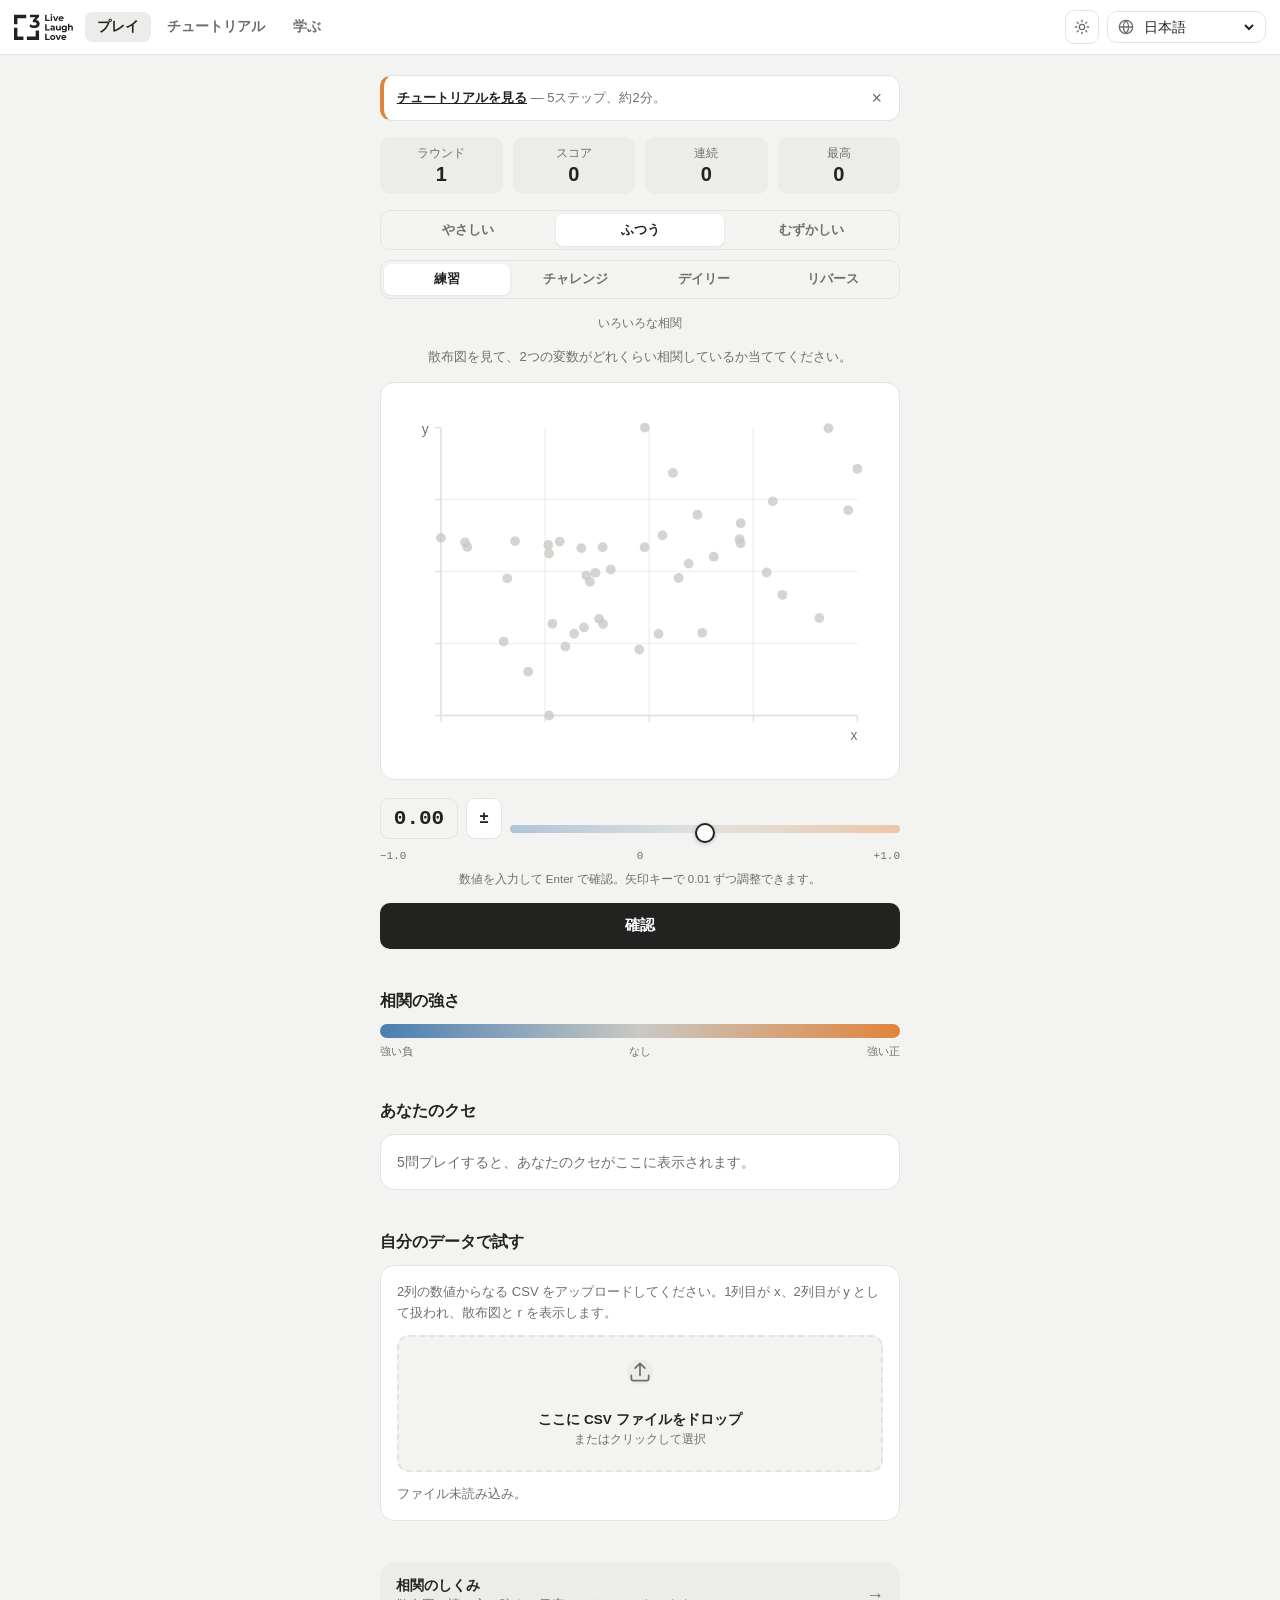
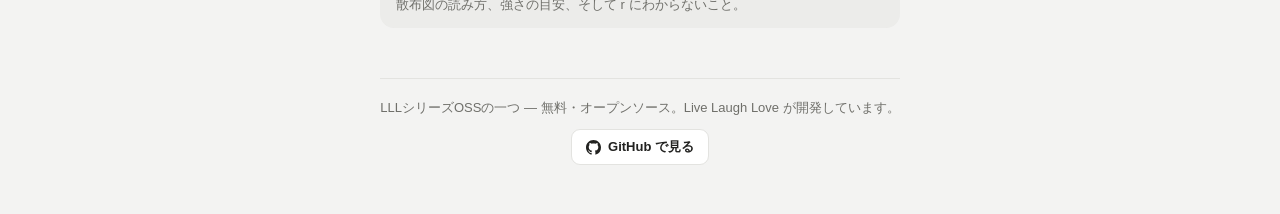
<file: index.html>
<!DOCTYPE html>
<html lang="ja">
<head>
<meta charset="utf-8">
<meta name="viewport" content="width=device-width, initial-scale=1, viewport-fit=cover">
<meta name="theme-color" content="#222220">
<link rel="icon" href="shared/favicon.svg">
<link rel="manifest" href="manifest.json">
<link rel="stylesheet" href="shared/brand.css">
<link rel="stylesheet" href="site.css">
<title>Guess the Correlation</title>
<style>
  /* ---------- scoreboard ---------- */
  .stats { display: flex; gap: 10px; }
  .stat { background: var(--accent-tint); border-radius: 10px; padding: 8px 12px; flex: 1; text-align: center; }
  .stat .k { font-size: 12px; color: var(--muted); }
  .stat .v { font-size: 20px; font-weight: 600; margin-top: 1px; font-variant-numeric: tabular-nums; }
  .instruction { font-size: 13px; color: var(--muted); text-align: center; margin: 0; }

  /* ---------- segmented controls ---------- */
  .picker-row { display:flex; gap:10px; flex-wrap:wrap; }
  .seg { display:flex; flex:1; min-width:150px; background:var(--bg); border:1px solid var(--border);
    border-radius:10px; padding:3px; gap:3px; transition:opacity .2s ease; }
  .seg button { flex:1; font-family:var(--sans); font-size:13px; font-weight:600; color:var(--muted);
    background:transparent; border:none; border-radius:7px; padding:7px 4px; cursor:pointer;
    transition: background .15s ease, color .15s ease; }
  .seg button:hover { color:var(--ink); }
  .seg button.on { background:var(--surface); color:var(--ink); box-shadow:0 1px 3px rgba(0,0,0,.08); }
  .seg button:focus-visible { outline:2px solid var(--accent); outline-offset:1px; }
  .seg.dim { opacity:.4; pointer-events:none; }
  #modeSeg { min-width:100%; }
  #modeSeg button { font-size:12.5px; }
  .diffhint { font-size:12px; color:var(--muted); text-align:center; margin:0; }

  /* ---------- timer ---------- */
  .timerbar { display:flex; align-items:center; gap:7px; background:var(--accent-tint); border-radius:10px; padding:9px 13px; }
  .timerbar .t-k { font-size:12px; color:var(--muted); }
  .timerbar .t-v { font-family:var(--mono); font-size:18px; font-weight:800; font-variant-numeric:tabular-nums; }
  .timerbar .t-u { font-size:12px; color:var(--muted); margin-right:4px; }
  .timerbar .t-track { flex:1; height:6px; background:var(--border); border-radius:999px; overflow:hidden; }
  .timerbar .t-fill { display:block; height:100%; width:100%; background:var(--accent); transition:width .95s linear; }
  .timerbar.low .t-fill { background:#d2691e; }
  .timerbar.low .t-v { color:#d2691e; animation:pulse .9s ease-in-out infinite; }
  @keyframes pulse { 50% { opacity:.35; } }

  /* ---------- overlay ---------- */
  .overlay { position:fixed; inset:0; z-index:60; display:flex; align-items:center; justify-content:center;
    background:rgba(0,0,0,.5); padding:20px; animation:fadeIn .2s ease; }
  @keyframes fadeIn { from { opacity:0; } }
  .chcard { background:var(--surface); border:1px solid var(--border); border-radius:18px; padding:26px 22px;
    max-width:400px; width:100%; text-align:center; box-shadow:0 20px 60px rgba(0,0,0,.3);
    animation:popIn .25s cubic-bezier(.2,1.2,.4,1); }
  @keyframes popIn { from { opacity:0; transform:translateY(10px) scale(.96); } }
  .chcard h2 { margin:0 0 6px; font-size:20px; }
  .chcard p { margin:0 0 18px; font-size:14px; color:var(--muted); line-height:1.6; }
  .chstats { display:grid; grid-template-columns:1fr 1fr; gap:10px; margin-bottom:14px; }
  .chstat { background:var(--bg); border:1px solid var(--border); border-radius:10px; padding:10px; }
  .chstat .k { font-size:11px; color:var(--muted); }
  .chstat .v { font-size:22px; font-weight:800; margin-top:2px; font-variant-numeric:tabular-nums; }
  .chactions { display:flex; gap:10px; }
  .marks { font-size:23px; letter-spacing:4px; margin:0 0 14px; line-height:1.3; }

  #guessPanel, #reversePanel { display:flex; flex-direction:column; gap:16px; }

  /* ---------- reverse mode ---------- */
  .revtarget { text-align:center; background:var(--accent-tint); border-radius:14px; padding:14px; }
  .revtarget .q { font-size:13px; color:var(--muted); }
  .revtarget .rv { font-family:var(--mono); font-size:34px; font-weight:800; margin-top:2px;
    font-variant-numeric:tabular-nums; }
  .revgrid { display:grid; grid-template-columns:1fr 1fr 1fr; gap:10px; }
  @media (max-width:460px){ .revgrid { grid-template-columns:1fr; } }
  .revopt { background:var(--surface); border:2px solid var(--border); border-radius:12px;
    padding:8px; cursor:pointer; transition:border-color .15s ease, transform .12s ease; }
  .revopt:hover { border-color:var(--muted); transform:translateY(-2px); }
  .revopt:focus-visible { outline:3px solid var(--accent); outline-offset:2px; }
  .revopt.locked, .revopt.locked:hover { cursor:default; transform:none; }
  .revopt.right { border-color:var(--tier-1); }
  .revopt.wrong { border-color:var(--tier-4); opacity:.5; }
  .revopt svg { width:100%; height:auto; display:block; }
  .revopt .rcap { font-family:var(--mono); font-size:12px; font-weight:700; text-align:center;
    margin-top:6px; min-height:15px; color:var(--muted); }

  /* ---------- calibration ---------- */
  .calib { background:var(--surface); border:1px solid var(--border); border-radius:14px; padding:16px; }
  .calibgrid { display:grid; grid-template-columns:1fr 1fr; gap:10px; margin-bottom:14px; }
  .calibgrid .cs { background:var(--bg); border-radius:10px; padding:10px 12px; }
  .calibgrid .cs .k { font-size:11px; color:var(--muted); }
  .calibgrid .cs .v { font-size:20px; font-weight:700; margin-top:2px; font-variant-numeric:tabular-nums; }
  .biasline { font-size:14px; line-height:1.6; }
  .biasline b { font-family:var(--mono); }
  .biasmeter { position:relative; height:8px; border-radius:999px; background:var(--accent-tint); margin:14px 0 6px; }
  .biasmeter .zero { position:absolute; left:50%; top:-3px; width:1px; height:14px; background:var(--muted); opacity:.5; }
  .biasmeter .fill { position:absolute; top:0; height:8px; border-radius:999px; background:var(--r-pos);
    transition:left .5s ease, width .5s ease; }
  .biasends { display:flex; justify-content:space-between; font-size:10px; color:var(--muted); }
  .calibnote { font-size:12px; line-height:1.6; color:var(--muted); margin:12px 0 0; }
  .calibempty { font-size:14px; color:var(--muted); line-height:1.6; margin:0; }
  #calibReset { margin-top:12px; }

  /* ---------- CSV upload ---------- */
  .upload { background:var(--surface); border:1px solid var(--border); border-radius:14px;
    padding:16px; display:flex; flex-direction:column; gap:12px; }
  .upload-lede { font-size:13px; line-height:1.6; color:var(--muted); margin:0; }

  /* Deliberately NOT called .dropzone: shared/brand.css already defines a
     .dropzone component (a centred, max-width:440px full-page drop target)
     and that max-width leaks through onto this one, leaving it narrower
     than everything else in the card. shared/ is synced across the LLL
     tools, so this namespaces around it instead of overriding it. */
  .csv-drop { display:flex; flex-direction:column; align-items:center; gap:8px;
    padding:22px 16px; border:2px dashed var(--border); border-radius:12px;
    background:var(--bg); cursor:pointer; text-align:center;
    transition:border-color .15s ease, background .15s ease; }
  .csv-drop:hover { border-color:var(--muted); }
  .csv-drop:focus-visible { outline:2px solid var(--accent); outline-offset:2px; }
  /* Toggled by JS on dragenter/dragover, so the drop target is unmistakable
     the moment a file crosses into it - the whole point of a drop zone
     over a plain button is that feedback. */
  .csv-drop.drag-active { border-color:var(--accent); border-style:solid;
    background:var(--accent-tint); }
  .dz-icon { width:26px; height:26px; color:var(--muted); transition:color .15s ease; }
  .csv-drop.drag-active .dz-icon, .csv-drop:hover .dz-icon { color:var(--accent); }
  .dz-text { display:flex; flex-direction:column; gap:2px; }
  .dz-text b { font-size:13.5px; font-weight:600; color:var(--ink); }
  .dz-text span { font-size:12px; color:var(--muted); }

  /* Status on the left, action on the right, sharing one baseline row.
     Keeps the block from ending on an orphaned left-aligned button and
     saves a row of vertical space. */
  .upload-foot { display:flex; align-items:center; justify-content:space-between; gap:12px; }
  .upload-foot .upload-status { flex:1; min-width:0; }
  .btn.compact { flex:none; padding:7px 14px; font-size:12.5px; }
  /* Below the breakpoint there isn't room for both on one line without the
     status text wrapping awkwardly around a floated button, so stack them. */
  @media (max-width:460px) {
    .upload-foot { flex-direction:column; align-items:stretch; }
    .btn.compact { width:100%; }
  }

  .upload-status { font-size:12.5px; line-height:1.6; margin:0; color:var(--muted);
    font-variant-numeric:tabular-nums; }
  .upload-status.err { color:var(--tier-4); }
  .upload-status.ok { color:var(--tier-1); }
  .csv-meta { display:flex; justify-content:space-between; gap:12px; margin-top:10px;
    font-size:12.5px; color:var(--muted); font-variant-numeric:tabular-nums; }
  .csv-meta .r { font-family:var(--mono); font-weight:700; color:var(--ink); font-size:15px; }

  .metricsgrid { display:grid; grid-template-columns:repeat(4, 1fr); gap:8px; margin-top:12px; }
  @media (max-width:460px) { .metricsgrid { grid-template-columns:repeat(2, 1fr); } }
  .metric { background:var(--bg); border:1px solid var(--border); border-radius:10px; padding:9px 10px; }
  .metric .mk { font-size:10.5px; color:var(--muted); line-height:1.3; }
  .metric .mv { font-family:var(--mono); font-size:15px; font-weight:700; margin-top:2px;
    font-variant-numeric:tabular-nums; }
  .metric .sig { display:block; font-family:var(--sans); font-size:10px; font-weight:600;
    margin-top:2px; }
  .metric .sig.yes { color:var(--tier-1); }
  .metric .sig.no { color:var(--muted); }

  /* ---------- first-visit nudge ---------- */
  .newhere { display:flex; align-items:center; gap:10px; background:var(--surface);
    border:1px solid var(--border); border-left:4px solid var(--r-pos); border-radius:12px;
    padding:11px 13px; font-size:13px; line-height:1.5; }
  .newhere .nt { flex:1; color:var(--muted); }
  .newhere .nt a { color:var(--ink); font-weight:600; }
  .newhere button { flex:none; background:none; border:none; color:var(--muted); cursor:pointer;
    font-size:18px; line-height:1; padding:2px 4px; }
  .newhere button:hover { color:var(--ink); }

  @media (prefers-reduced-motion: reduce) {
    .timerbar.low .t-v, .chcard, .overlay, .result, .band.on, .truth.on { animation:none !important; }
  }
</style>
<script>
  (function(){try{var t=localStorage.getItem("lll_theme");
  if(t!=="dark"&&t!=="light"){t=(window.matchMedia&&matchMedia("(prefers-color-scheme: dark)").matches)?"dark":"light";}
  document.documentElement.setAttribute("data-theme",t);}catch(e){}})();
</script>
</head>
<body>
  <div class="wrap">
    <div class="newhere hidden" id="newHere">
      <span class="nt"><a href="tutorial.html" data-i18n="newHereLink">Take the tutorial</a> <span data-i18n="newHereText">— five steps, about two minutes.</span></span>
      <button type="button" id="newHereX" aria-label="Dismiss">&times;</button>
    </div>

    <div class="stats">
      <div class="stat"><div class="k" data-i18n="roundLabel">Round</div><div class="v" id="roundV">1</div></div>
      <div class="stat"><div class="k" data-i18n="scoreLabel">Score</div><div class="v" id="scoreV">0</div></div>
      <div class="stat"><div class="k" data-i18n="streakLabel">Streak</div><div class="v" id="streakV">0</div></div>
      <div class="stat"><div class="k" data-i18n="bestLabel">Best</div><div class="v" id="bestV">0</div></div>
    </div>

    <div class="picker-row">
      <div class="seg" id="diffSeg" role="group" aria-label="difficulty">
        <button type="button" data-v="easy" data-i18n="diffEasy">Easy</button>
        <button type="button" data-v="normal" class="on" data-i18n="diffNormal">Normal</button>
        <button type="button" data-v="hard" data-i18n="diffHard">Hard</button>
      </div>
      <div class="seg" id="modeSeg" role="group" aria-label="mode">
        <button type="button" data-v="practice" class="on" data-i18n="modePractice">Practice</button>
        <button type="button" data-v="challenge" data-i18n="modeChallenge">Challenge</button>
        <button type="button" data-v="daily" data-i18n="modeDaily">Daily</button>
        <button type="button" data-v="reverse" data-i18n="modeReverse">Reverse</button>
      </div>
    </div>
    <p class="diffhint" id="diffHint"></p>

    <div class="timerbar hidden" id="timerBar">
      <span class="t-k" data-i18n="timeLeft">Time</span>
      <span class="t-v" id="timerV">60</span><span class="t-u" data-i18n="seconds">s</span>
      <span class="t-track"><span class="t-fill" id="timerFill"></span></span>
    </div>

    <p class="instruction" id="instruction" data-i18n="instruction">Look at the scatter plot. How correlated are the two variables?</p>

    <!-- ---------- guess panel ---------- -->
    <div id="guessPanel">
      <div class="plotcard">
        <svg class="plot" id="plot" viewBox="0 0 320 240" xmlns="http://www.w3.org/2000/svg"></svg>
      </div>

      <div class="guessbox">
        <div class="guessrow">
          <input class="guessval" id="guessVal" type="text" inputmode="decimal" value="0.00"
                 maxlength="6" autocomplete="off" autocorrect="off" spellcheck="false" data-i18n-aria="guessAria">
          <button type="button" class="signbtn" id="signBtn" data-i18n-aria="signAria">&plusmn;</button>
          <div class="sliderwrap" id="sliderWrap">
            <span class="rail"></span>
            <span class="band" id="band"></span>
            <span class="truth" id="truthMark"><span class="tval" id="truthVal"></span></span>
            <input type="range" id="slider" min="-1" max="1" step="0.01" value="0" aria-label="correlation guess">
          </div>
        </div>
        <div class="scaleends"><span>&#8722;1.0</span><span>0</span><span>+1.0</span></div>
        <p class="enterhint" data-i18n="enterHint">Type a value and press Enter to check.</p>
      </div>

      <div class="controls">
        <button class="btn" id="checkBtn" data-i18n="checkBtn" style="flex:1;">Check</button>
      </div>

      <div class="result hidden" id="result">
        <div class="verdict"><span id="verdictText"></span><span class="pts" id="verdictPts"></span></div>
        <div class="rline"><span data-i18n="actual">Actual</span>: <span class="num" id="actualV"></span> &#183; <span id="labelV"></span></div>
        <div class="rmiss" id="missV"></div>
        <div class="rdesc" id="descV"></div>
        <div class="trap hidden" id="trapBox">
          <div class="tt" id="trapTag"></div>
          <p id="trapWhat"></p>
          <div class="trapcmp hidden" id="trapCmp"></div>
          <p class="tlink"><a href="learn.html#limits" id="trapLink"></a></p>
        </div>
        <button class="btn" id="nextBtn" data-i18n="nextBtn" style="width:100%; margin-top:14px;">Next</button>
      </div>
    </div>

    <!-- ---------- reverse panel ---------- -->
    <div id="reversePanel" class="hidden">
      <div class="revtarget">
        <div class="q" id="revQ" data-i18n="revQ">Which plot has this correlation?</div>
        <div class="rv" id="revTargetV">+0.00</div>
      </div>
      <div class="revgrid" id="revGrid"></div>
      <div class="result hidden" id="revResult">
        <div class="verdict"><span id="revVerdict"></span><span class="pts" id="revPts"></span></div>
        <div class="rdesc" id="revDesc"></div>
        <button class="btn" id="revNext" data-i18n="nextBtn" style="width:100%; margin-top:14px;">Next</button>
      </div>
    </div>

    <!-- ---------- strength guide: the legend for the dot colours ---------- -->
    <div class="section guide">
      <h2 data-i18n="guideTitle">Correlation strength</h2>
      <div class="guidebar"></div>
      <div class="guidelabels"><span data-i18n="gNeg">strong &#8722;</span><span data-i18n="gZero">none</span><span data-i18n="gPos">strong +</span></div>
    </div>

    <!-- ---------- calibration ---------- -->
    <div class="section">
      <h2 data-i18n="calibTitle">Your calibration</h2>
      <div class="calib" id="calibBox"></div>
    </div>

    <!-- ---------- upload your own data ---------- -->
    <div class="section">
      <h2 data-i18n="uploadTitle">Try your own data</h2>
      <div class="upload">
        <p class="upload-lede" data-i18n="uploadLede">Upload a CSV with two numeric columns. We'll plot it and compute r.</p>
        <label class="csv-drop" id="dropzone" for="csvFile" tabindex="0" role="button" data-i18n-aria="dropzoneAria">
          <svg class="dz-icon" viewBox="0 0 24 24" fill="none" xmlns="http://www.w3.org/2000/svg" aria-hidden="true">
            <path d="M12 15V4M12 4L7.5 8.5M12 4l4.5 4.5" stroke="currentColor" stroke-width="1.6" stroke-linecap="round" stroke-linejoin="round"/>
            <path d="M4 15v3a2 2 0 0 0 2 2h12a2 2 0 0 0 2-2v-3" stroke="currentColor" stroke-width="1.6" stroke-linecap="round" stroke-linejoin="round"/>
          </svg>
          <span class="dz-text">
            <b data-i18n="dropzoneDrop">Drop a CSV file here</b>
            <span data-i18n="dropzoneOr">or click to browse</span>
          </span>
          <input type="file" id="csvFile" accept=".csv,text/csv" hidden>
        </label>
        <div class="upload-foot">
          <p class="upload-status" id="csvStatus" data-i18n="uploadIdle">No file loaded.</p>
          <button class="btn secondary compact hidden" id="csvExport" data-i18n="exportPng">Download PNG</button>
        </div>
        <div class="plotcard hidden" id="csvCard">
          <svg class="plot" id="csvPlot" viewBox="0 0 320 240" xmlns="http://www.w3.org/2000/svg"></svg>
          <div class="csv-meta" id="csvMeta"></div>
          <div class="metricsgrid" id="csvMetrics"></div>
          <div id="csvHint"></div>
        </div>
      </div>
    </div>

    <div class="section">
      <a class="cta" href="learn.html">
        <span class="ct"><b data-i18n="ctaLearnT">How correlation works</b><span data-i18n="ctaLearnB">Reading plots, the strength scale, and what r can't tell you.</span></span>
        <span class="arw">&rarr;</span>
      </a>
    </div>

    <div class="foot">
      <p data-i18n="footNote">Part of the LLL Series OSS.</p>
      <a class="gh" href="https://github.com/LLL-development/lll-correlation" target="_blank" rel="noopener">
        <svg width="15" height="15" viewBox="0 0 16 16" fill="currentColor" aria-hidden="true"><path d="M8 0C3.58 0 0 3.58 0 8c0 3.54 2.29 6.53 5.47 7.59.4.07.55-.17.55-.38 0-.19-.01-.82-.01-1.49-2.01.37-2.53-.49-2.69-.94-.09-.23-.48-.94-.82-1.13-.28-.15-.68-.52-.01-.53.63-.01 1.08.58 1.23.82.72 1.21 1.87.87 2.33.66.07-.52.28-.87.51-1.07-1.78-.2-3.64-.89-3.64-3.95 0-.87.31-1.59.82-2.15-.08-.2-.36-1.02.08-2.12 0 0 .67-.21 2.2.82.64-.18 1.32-.27 2-.27s1.36.09 2 .27c1.53-1.04 2.2-.82 2.2-.82.44 1.1.16 1.92.08 2.12.51.56.82 1.27.82 2.15 0 3.07-1.87 3.75-3.65 3.95.29.25.54.73.54 1.48 0 1.07-.01 1.93-.01 2.2 0 .21.15.46.55.38A8.01 8.01 0 0 0 16 8c0-4.42-3.58-8-8-8z"/></svg>
        <span data-i18n="viewGithub">View on GitHub</span>
      </a>
    </div>
  </div>

  <div class="overlay hidden" id="chOverlay">
    <div class="chcard" id="chCard"></div>
  </div>

  <div id="confetti" style="position:fixed;inset:0;pointer-events:none;overflow:hidden;z-index:50;"></div>

  <script src="shared/theme.js"></script>
  <script src="shared/i18n.js"></script>
  <script src="strings.js"></script>
  <script src="corr.js"></script>
  <script src="nav.js"></script>
  <script src="app.js"></script>
</body>
</html>
</file>
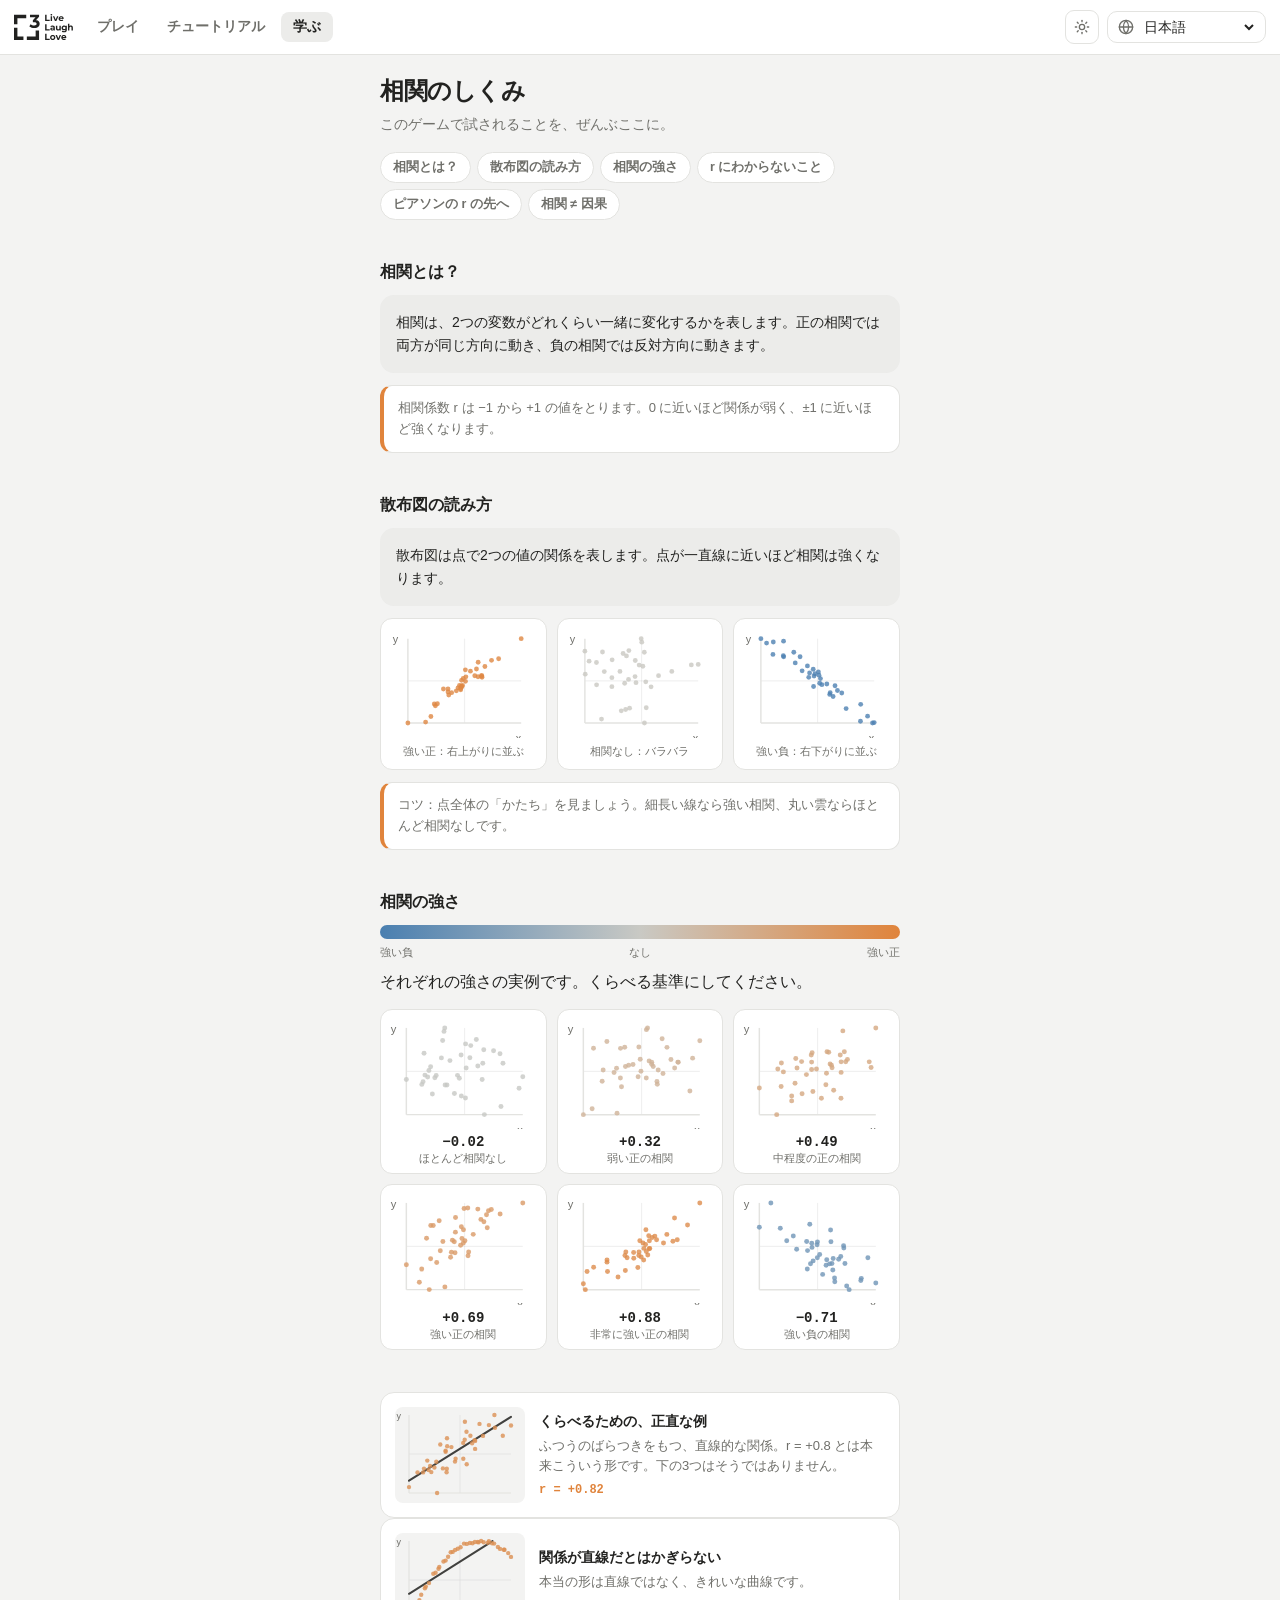
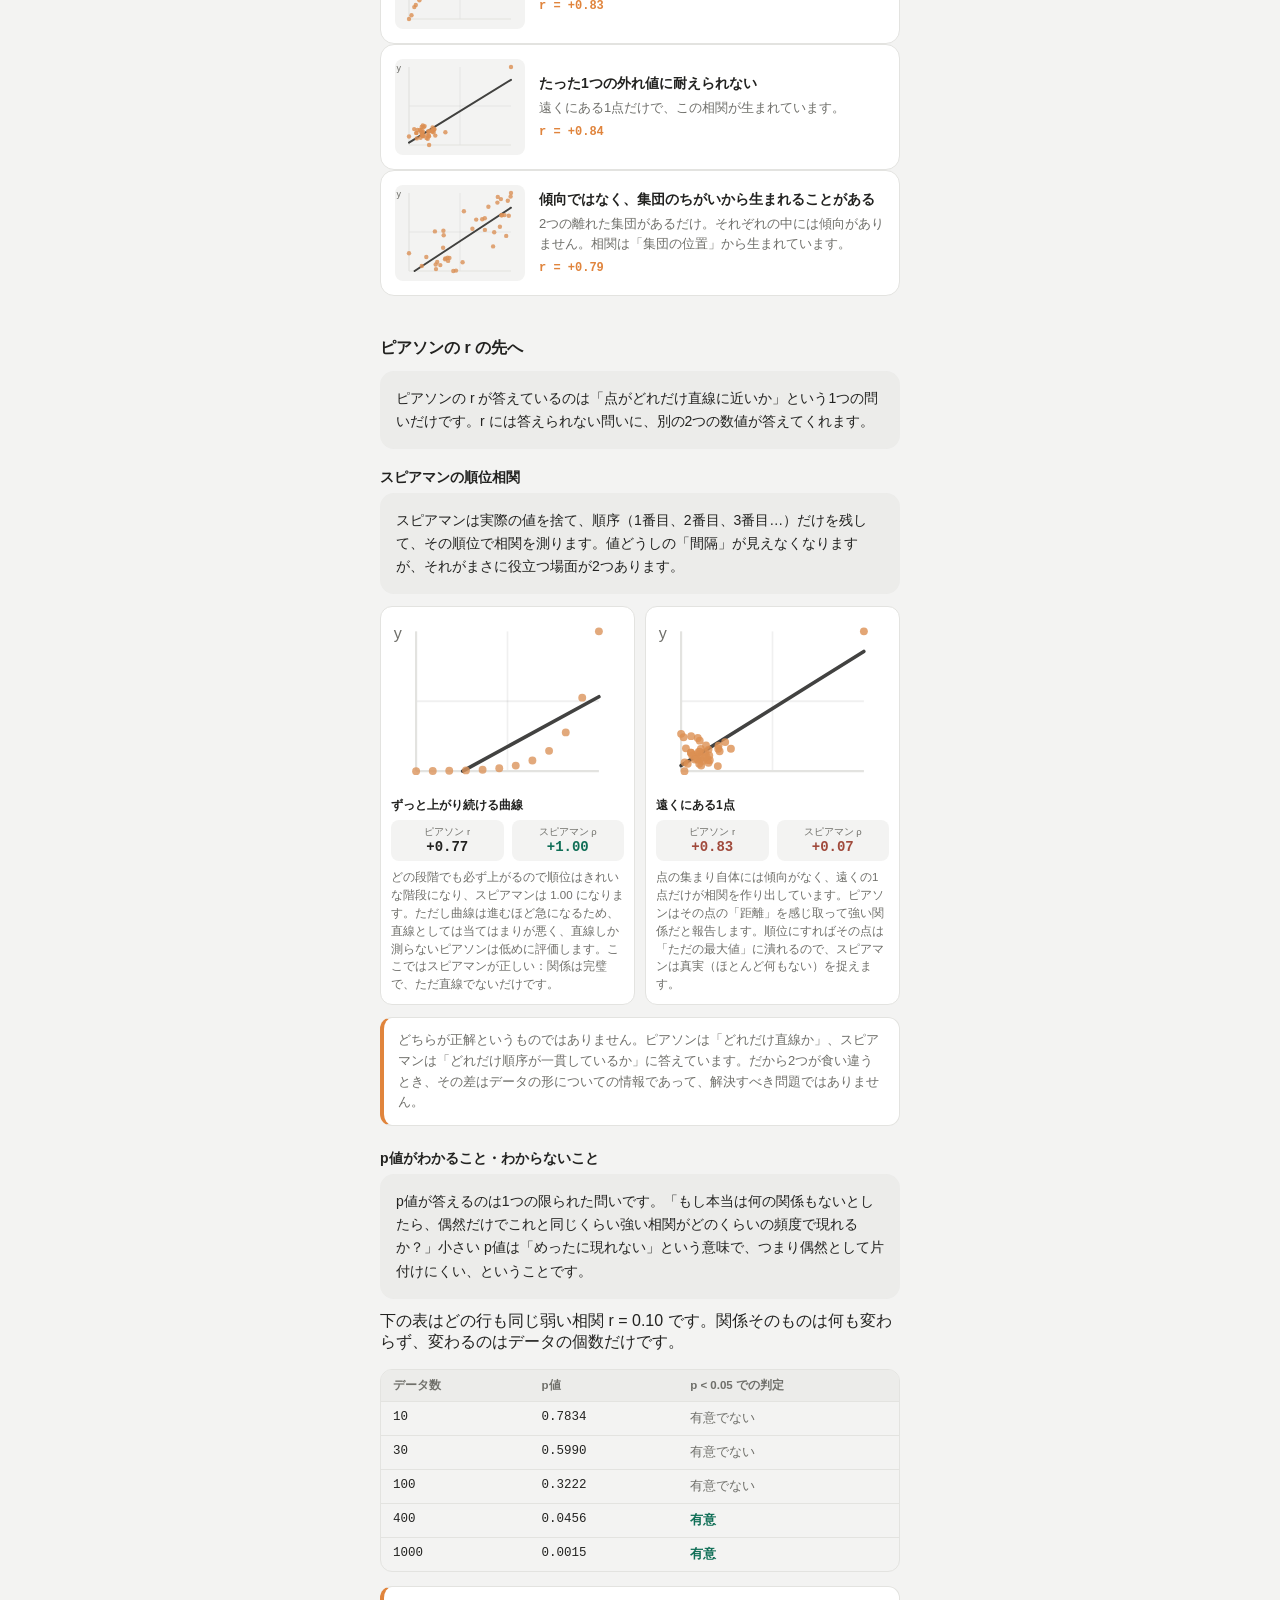
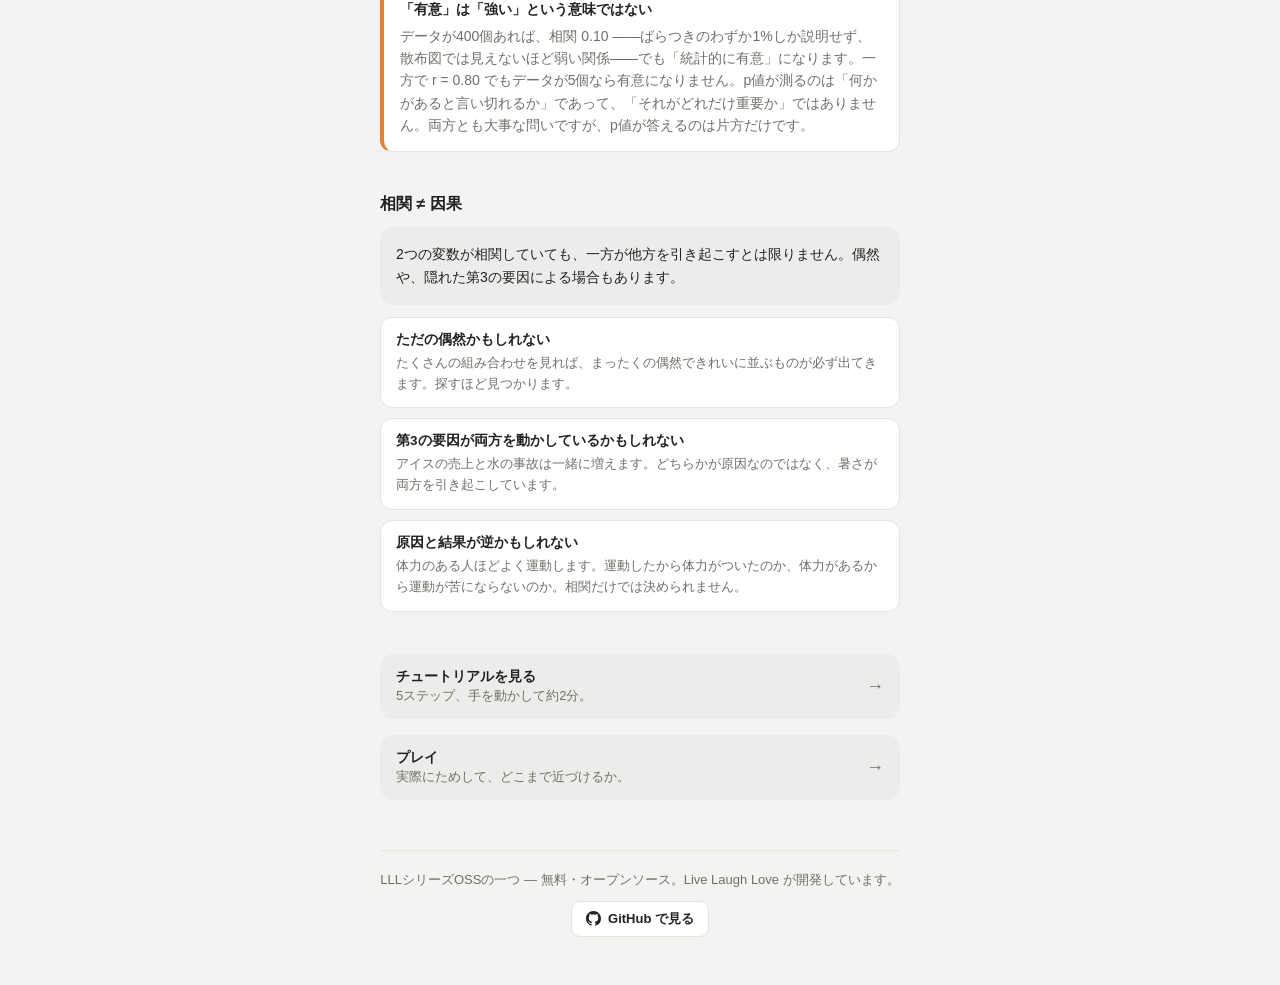
<file: learn.html>
<!DOCTYPE html>
<html lang="ja">
<head>
<meta charset="utf-8">
<meta name="viewport" content="width=device-width, initial-scale=1, viewport-fit=cover">
<meta name="theme-color" content="#222220">
<link rel="icon" href="shared/favicon.svg">
<link rel="manifest" href="manifest.json">
<link rel="stylesheet" href="shared/brand.css">
<link rel="stylesheet" href="site.css">
<title>Learn</title>
<style>
  .bands { display:grid; grid-template-columns:repeat(3,1fr); gap:10px; margin-top:12px; }
  @media (max-width:460px){ .bands { grid-template-columns:repeat(2,1fr); } }
  .band-c { background:var(--surface); border:1px solid var(--border); border-radius:12px; padding:8px; }
  .band-c svg { width:100%; height:auto; display:block; }
  .band-c .rv { font-family:var(--mono); font-size:14px; font-weight:800; text-align:center; margin-top:5px; }
  .band-c .lb { font-size:10.5px; color:var(--muted); text-align:center; line-height:1.35; margin-top:1px; }

  .limit { background:var(--surface); border:1px solid var(--border); border-radius:14px;
    padding:14px; display:grid; grid-template-columns:130px 1fr; gap:14px; align-items:center; }
  @media (max-width:460px){ .limit { grid-template-columns:1fr; } }
  .limit svg { width:100%; height:auto; display:block; background:var(--bg); border-radius:8px; }
  .limit h3 { margin:0 0 5px; font-size:14px; }
  .limit p { margin:0; font-size:13px; line-height:1.6; color:var(--muted); }
  .limit .rv { font-family:var(--mono); font-size:12px; font-weight:700; color:var(--r-pos); margin-top:6px; }
  .limits { display:flex; flex-direction:column; gap:10px; margin-top:12px; }

  .reasons { display:flex; flex-direction:column; gap:10px; margin-top:12px; }
  .reason { background:var(--surface); border:1px solid var(--border); border-radius:12px; padding:13px 15px; }
  .reason h3 { margin:0 0 4px; font-size:13.5px; }
  .reason p { margin:0; font-size:13px; line-height:1.6; color:var(--muted); }

  .toc { display:flex; flex-wrap:wrap; gap:6px; }
  .toc a { font-size:12.5px; font-weight:600; color:var(--muted); text-decoration:none;
    background:var(--surface); border:1px solid var(--border); border-radius:999px; padding:6px 12px; }

  /* side-by-side comparison of the two coefficients on the same data */
  .pair2 { display:grid; grid-template-columns:1fr 1fr; gap:10px; margin-top:12px; }
  @media (max-width:460px) { .pair2 { grid-template-columns:1fr; } }
  .cmp { background:var(--surface); border:1px solid var(--border); border-radius:12px; padding:10px; }
  .cmp svg { width:100%; height:auto; display:block; }
  .cmp .ct { font-size:12px; font-weight:700; margin-top:8px; }
  .cmp .cvals { display:flex; gap:8px; margin-top:6px; }
  .cmp .cv { flex:1; background:var(--bg); border-radius:8px; padding:6px 8px; text-align:center; }
  .cmp .cv .k { font-size:9.5px; color:var(--muted); }
  .cmp .cv .v { font-family:var(--mono); font-size:14px; font-weight:700; font-variant-numeric:tabular-nums; }
  .cmp .cv.hi .v { color:var(--tier-1); }
  .cmp .cv.lo .v { color:var(--tier-4); }
  .cmp .cwhy { font-size:11.5px; line-height:1.55; color:var(--muted); margin:8px 0 0; }

  /* p-value vs sample size */
  .ptable { margin-top:10px; border:1px solid var(--border); border-radius:12px; overflow:hidden; }
  .prow { display:grid; grid-template-columns:1fr 1fr 1.4fr; gap:8px; padding:8px 12px;
    font-size:12.5px; font-variant-numeric:tabular-nums; border-top:1px solid var(--border); }
  .prow:first-child { border-top:none; background:var(--accent-tint); font-weight:600; font-size:11.5px;
    color:var(--muted); }
  .prow .mono { font-family:var(--mono); }
  .prow .yes { color:var(--tier-1); font-weight:700; }
  .prow .no { color:var(--muted); }
  .toc a:hover { color:var(--ink); border-color:var(--accent); }
  :target > h2 { text-decoration:underline; text-decoration-color:var(--r-pos);
    text-underline-offset:5px; text-decoration-thickness:3px; }
</style>
<script>
  (function(){try{var t=localStorage.getItem("lll_theme");
  if(t!=="dark"&&t!=="light"){t=(window.matchMedia&&matchMedia("(prefers-color-scheme: dark)").matches)?"dark":"light";}
  document.documentElement.setAttribute("data-theme",t);}catch(e){}})();
</script>
</head>
<body>
  <div class="wrap">
    <div class="pagehead">
      <h1 data-i18n="learnTitle">How correlation works</h1>
      <p data-i18n="learnLede">Everything the game is testing, in one place.</p>
    </div>

    <nav class="toc">
      <a href="#what" data-i18n="whatTitle">What is correlation?</a>
      <a href="#read" data-i18n="readTitle">Reading a scatter plot</a>
      <a href="#scale" data-i18n="guideTitle">The strength scale</a>
      <a href="#limits" data-i18n="notTitle">What r can't tell you</a>
      <a href="#metrics" data-i18n="beyondTitle">Beyond Pearson's r</a>
      <a href="#cause" data-i18n="causeTitle">Correlation ≠ causation</a>
    </nav>

    <div class="section" id="what">
      <h2 data-i18n="whatTitle">What is correlation?</h2>
      <div class="prose" data-i18n="whatText">Correlation measures how much two variables change together.</div>
      <div class="tipbox" data-i18n="guideText">r runs from −1 to +1.</div>
    </div>

    <div class="section" id="read">
      <h2 data-i18n="readTitle">How to read a scatter plot</h2>
      <div class="prose" data-i18n="readIntro">A scatter plot shows the relationship between two values as dots.</div>
      <div class="exgrid" id="exGrid"></div>
      <div class="tipbox" data-i18n="readTip">Tip: look at the overall shape.</div>
    </div>

    <div class="section" id="scale">
      <h2 data-i18n="guideTitle">Correlation strength</h2>
      <div class="guidebar"></div>
      <div class="guidelabels"><span data-i18n="gNeg">strong &#8722;</span><span data-i18n="gZero">none</span><span data-i18n="gPos">strong +</span></div>
      <p class="calibnote" style="margin-top:12px" data-i18n="bandsLede">Real plots at each strength, so you have something to compare against.</p>
      <div class="bands" id="bands"></div>
    </div>

    <div class="section" id="limits">
      <h2 data-i18n="notTitle">What r can't tell you</h2>
      <div class="prose" data-i18n="notLede">A high r is not proof of much on its own. These four plots all score around +0.8.</div>
      <div class="limits" id="limits"></div>
      <div class="tipbox" data-i18n="notTip">The lesson: always look at the plot. r is a summary, and every summary throws something away.</div>
    </div>

    <div class="section" id="metrics">
      <h2 data-i18n="beyondTitle">Beyond Pearson's r</h2>
      <div class="prose" data-i18n="beyondLede">Pearson's r isn't the only number worth looking at.</div>

      <h3 style="margin-top:20px" data-i18n="spearTitle">Spearman's rank correlation</h3>
      <div class="prose" data-i18n="spearLede">Spearman ranks the values first, then correlates the ranks.</div>
      <div class="pair2" id="spearPair"></div>
      <div class="tipbox" data-i18n="spearTip">Neither is "the right one" — they answer different questions.</div>

      <h3 style="margin-top:24px" data-i18n="pTitle">What a p-value does and doesn't mean</h3>
      <div class="prose" data-i18n="pLede">A p-value asks: if there were no real relationship, how often would chance alone produce a correlation this strong?</div>
      <p class="calibnote" style="margin-top:12px" data-i18n="pTableLede">The same correlation, at different sample sizes:</p>
      <div class="ptable" id="pTable"></div>
      <div class="callout" style="margin-top:14px">
        <h3 data-i18n="pWarnTitle">Significant does not mean strong</h3>
        <p data-i18n="pWarnBody">With enough data, almost any tiny correlation becomes "significant".</p>
      </div>
    </div>

    <div class="section" id="cause">
      <h2 data-i18n="causeTitle">Correlation &#8800; causation</h2>
      <div class="prose" data-i18n="causeText">Even when two variables correlate, one may not cause the other.</div>
      <div class="reasons">
        <div class="reason"><h3 data-i18n="causeCoincT">It might be coincidence</h3><p data-i18n="causeCoincB"></p></div>
        <div class="reason"><h3 data-i18n="causeConfT">A third thing might drive both</h3><p data-i18n="causeConfB"></p></div>
        <div class="reason"><h3 data-i18n="causeRevT">The arrow might point the other way</h3><p data-i18n="causeRevB"></p></div>
      </div>
    </div>

    <div class="section">
      <a class="cta" href="tutorial.html">
        <span class="ct"><b data-i18n="ctaTutT">Try the tutorial</b><span data-i18n="ctaTutB">Five steps, hands-on, about two minutes.</span></span>
        <span class="arw">&rarr;</span>
      </a>
    </div>
    <a class="cta" href="index.html">
      <span class="ct"><b data-i18n="ctaPlayT">Play</b><span data-i18n="ctaPlayB">Put it to work and see how close you get.</span></span>
      <span class="arw">&rarr;</span>
    </a>

    <div class="foot">
      <p data-i18n="footNote">Part of the LLL Series OSS.</p>
      <a class="gh" href="https://github.com/LLL-development/lll-correlation" target="_blank" rel="noopener">
        <svg width="15" height="15" viewBox="0 0 16 16" fill="currentColor" aria-hidden="true"><path d="M8 0C3.58 0 0 3.58 0 8c0 3.54 2.29 6.53 5.47 7.59.4.07.55-.17.55-.38 0-.19-.01-.82-.01-1.49-2.01.37-2.53-.49-2.69-.94-.09-.23-.48-.94-.82-1.13-.28-.15-.68-.52-.01-.53.63-.01 1.08.58 1.23.82.72 1.21 1.87.87 2.33.66.07-.52.28-.87.51-1.07-1.78-.2-3.64-.89-3.64-3.95 0-.87.31-1.59.82-2.15-.08-.2-.36-1.02.08-2.12 0 0 .67-.21 2.2.82.64-.18 1.32-.27 2-.27s1.36.09 2 .27c1.53-1.04 2.2-.82 2.2-.82.44 1.1.16 1.92.08 2.12.51.56.82 1.27.82 2.15 0 3.07-1.87 3.75-3.65 3.95.29.25.54.73.54 1.48 0 1.07-.01 1.93-.01 2.2 0 .21.15.46.55.38A8.01 8.01 0 0 0 16 8c0-4.42-3.58-8-8-8z"/></svg>
        <span data-i18n="viewGithub">View on GitHub</span>
      </a>
    </div>
  </div>

  <script src="shared/theme.js"></script>
  <script src="shared/i18n.js"></script>
  <script src="strings.js"></script>
  <script src="corr.js"></script>
  <script src="nav.js"></script>
  <script src="learn.js"></script>
</body>
</html>
</file>
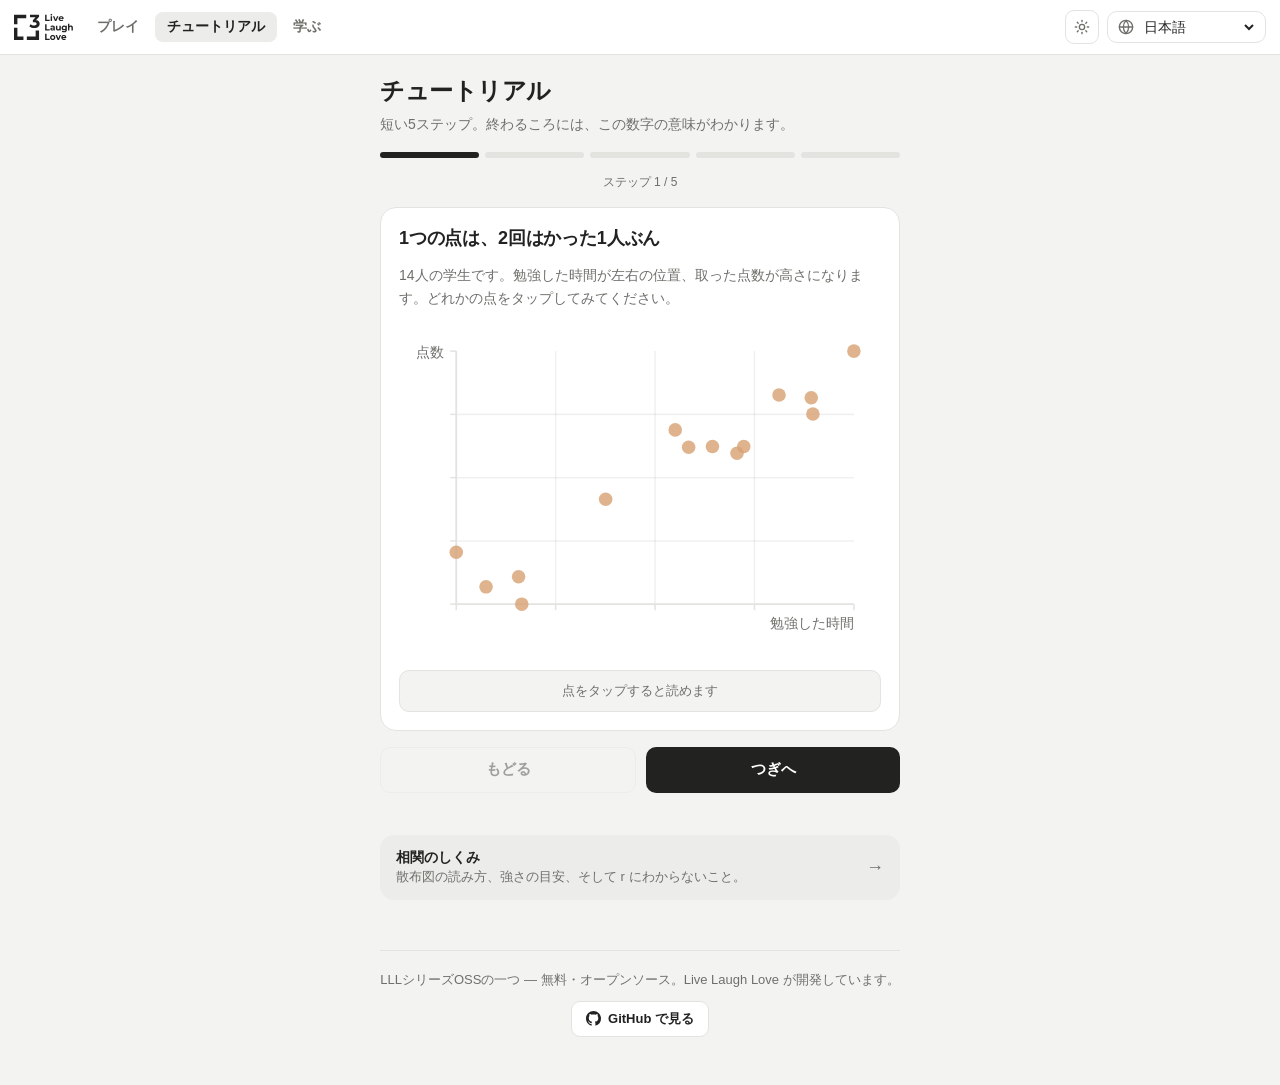
<file: tutorial.html>
<!DOCTYPE html>
<html lang="ja">
<head>
<meta charset="utf-8">
<meta name="viewport" content="width=device-width, initial-scale=1, viewport-fit=cover">
<meta name="theme-color" content="#222220">
<link rel="icon" href="shared/favicon.svg">
<link rel="manifest" href="manifest.json">
<link rel="stylesheet" href="shared/brand.css">
<link rel="stylesheet" href="site.css">
<title>Tutorial</title>
<style>
  /* ---------- stepper ---------- */
  .steps { display:flex; gap:6px; }
  .steps button { flex:1; height:6px; padding:0; border:none; border-radius:999px;
    background:var(--border); cursor:pointer; transition:background .2s ease; }
  .steps button.seen { background:var(--muted); }
  .steps button.on { background:var(--accent); }
  .steps button:focus-visible { outline:2px solid var(--accent); outline-offset:3px; }
  .stepno { font-size:12px; color:var(--muted); text-align:center; margin:0;
    font-variant-numeric:tabular-nums; }

  /* ---------- step card ---------- */
  .tcard { background:var(--surface); border:1px solid var(--border); border-radius:16px;
    padding:18px; display:flex; flex-direction:column; gap:14px;
    animation:stepIn .3s ease-out; }
  @keyframes stepIn { from { opacity:0; transform:translateY(8px); } }
  .tcard h2 { font-size:18px; margin:0; letter-spacing:-0.01em; }
  .tcard .lede { font-size:14px; line-height:1.65; color:var(--muted); margin:0; }
  .tcard .punch { font-size:14px; line-height:1.65; margin:0; padding:11px 13px;
    background:var(--accent-tint); border-radius:10px; }
  .tcard .punch b { font-family:var(--mono); }
  .tnav { display:flex; gap:10px; }
  .tnav .btn { flex:1; }

  /* ---------- step 1: dot readout ---------- */
  #p1 .dot { cursor:pointer; }
  #p1 .dot.sel { stroke:var(--ink); stroke-width:2; opacity:1; }
  .readout { font-size:14px; text-align:center; padding:10px; border-radius:10px;
    background:var(--bg); border:1px solid var(--border); min-height:42px;
    display:flex; align-items:center; justify-content:center; }
  .readout.empty { color:var(--muted); font-size:13px; }
  .readout b { font-family:var(--mono); }

  /* ---------- step 2: the sweep ---------- */
  .sweepval { text-align:center; }
  .sweepval .rv { font-family:var(--mono); font-size:32px; font-weight:800;
    font-variant-numeric:tabular-nums; line-height:1.1; }
  .sweepval .lb { font-size:13px; color:var(--muted); }
  .sweeprow { display:flex; align-items:center; gap:12px; }

  /* ---------- step 3: two plots ---------- */
  .pair { display:grid; grid-template-columns:1fr 1fr; gap:10px; }
  .pair .p { background:var(--bg); border:1px solid var(--border); border-radius:12px; padding:8px; }
  .pair .p svg { width:100%; height:auto; display:block; }
  .pair .p .cap { text-align:center; margin-top:6px; }
  .pair .p .cap .rv { font-family:var(--mono); font-size:15px; font-weight:800; }
  .pair .p .cap .lb { font-size:11px; color:var(--muted); }

  /* ---------- step 4: trap tabs ---------- */
  .tabs { display:flex; gap:3px; background:var(--bg); border:1px solid var(--border);
    border-radius:10px; padding:3px; }
  .tabs button { flex:1; font-family:var(--sans); font-size:12.5px; font-weight:600;
    color:var(--muted); background:transparent; border:none; border-radius:7px;
    padding:7px 4px; cursor:pointer; }
  .tabs button.on { background:var(--surface); color:var(--ink); box-shadow:0 1px 3px rgba(0,0,0,.08); }
  .tabs button:focus-visible { outline:2px solid var(--accent); outline-offset:1px; }
  .trapr { text-align:center; font-family:var(--mono); font-size:20px; font-weight:800; }

  /* ---------- step 5 ---------- */
  .t5done { display:flex; flex-direction:column; gap:12px; }

  @media (prefers-reduced-motion: reduce) {
    .tcard { animation:none !important; }
  }
</style>
<script>
  (function(){try{var t=localStorage.getItem("lll_theme");
  if(t!=="dark"&&t!=="light"){t=(window.matchMedia&&matchMedia("(prefers-color-scheme: dark)").matches)?"dark":"light";}
  document.documentElement.setAttribute("data-theme",t);}catch(e){}})();
</script>
</head>
<body>
  <div class="wrap">
    <div class="pagehead">
      <h1 data-i18n="tutTitle">Tutorial</h1>
      <p data-i18n="tutLede">Five short steps. By the end you'll know what the number means.</p>
    </div>

    <div class="steps" id="steps"></div>
    <p class="stepno" id="stepNo"></p>

    <!-- ---------- 1 ---------- -->
    <div class="tcard" id="step1">
      <h2 data-i18n="t1Title">Every dot is one thing, measured twice</h2>
      <p class="lede" data-i18n="t1Body">Here are 14 students. How long each one revised is the left-to-right position. The mark they got is the height. Tap any dot.</p>
      <svg class="plot" id="p1" viewBox="0 0 320 220" xmlns="http://www.w3.org/2000/svg"></svg>
      <div class="readout empty" id="r1" data-i18n="t1Tap">Tap a dot to read it</div>
    </div>

    <!-- ---------- 2 ---------- -->
    <div class="tcard hidden" id="step2">
      <h2 data-i18n="t2Title">r is one number for the whole cloud</h2>
      <p class="lede" data-i18n="t2Body">These are the same 44 points every time — only rearranged. Drag the slider and watch what each value of r actually looks like.</p>
      <svg class="plot" id="p2" viewBox="0 0 320 220" xmlns="http://www.w3.org/2000/svg"></svg>
      <div class="sweepval">
        <div class="rv" id="r2v">+0.00</div>
        <div class="lb" id="r2l"></div>
      </div>
      <div class="sweeprow">
        <div class="sliderwrap" id="sw2">
          <span class="rail"></span>
          <input type="range" id="s2" min="-1" max="1" step="0.01" value="0" aria-label="r">
        </div>
      </div>
      <div class="scaleends"><span>&#8722;1.0</span><span>0</span><span>+1.0</span></div>
    </div>

    <!-- ---------- 3 ---------- -->
    <div class="tcard hidden" id="step3">
      <h2 data-i18n="t3Title">Strength is tightness, not steepness</h2>
      <p class="lede" data-i18n="t3Body">Both clouds follow the same line. The only thing that changed is how closely the dots hug it — and that is exactly what r measures.</p>
      <div class="pair">
        <div class="p"><svg id="p3a" viewBox="0 0 130 110" xmlns="http://www.w3.org/2000/svg"></svg>
          <div class="cap"><div class="rv" id="r3a"></div><div class="lb" data-i18n="t3Tight">tight</div></div></div>
        <div class="p"><svg id="p3b" viewBox="0 0 130 110" xmlns="http://www.w3.org/2000/svg"></svg>
          <div class="cap"><div class="rv" id="r3b"></div><div class="lb" data-i18n="t3Loose">loose</div></div></div>
      </div>
      <p class="punch" data-i18n="t3Punch">Same line, different spread — so a steeper line does not mean a stronger correlation.</p>
    </div>

    <!-- ---------- 4 ---------- -->
    <div class="tcard hidden" id="step4">
      <h2 data-i18n="t4Title">r only sees straight lines</h2>
      <p class="lede" data-i18n="t4Body">All three of these score about r = +0.8 — the same as a solid straight-line relationship. None of them is a straight line.</p>
      <div class="tabs" id="trapTabs">
        <button type="button" data-k="curve" class="on" data-i18n="tabCurve">Curve</button>
        <button type="button" data-k="lever" data-i18n="tabLever">Outlier</button>
        <button type="button" data-k="cluster" data-i18n="tabCluster">Clusters</button>
      </div>
      <svg class="plot" id="p4" viewBox="0 0 320 220" xmlns="http://www.w3.org/2000/svg"></svg>
      <div class="trapr" id="r4"></div>
      <p class="punch" id="t4What"></p>
    </div>

    <!-- ---------- 5 ---------- -->
    <div class="tcard hidden" id="step5">
      <h2 data-i18n="t5Title">Your turn</h2>
      <p class="lede" data-i18n="t5Body">One real round. Drag to your best guess, then check. The true value gets marked on the slider so you can see the gap.</p>
      <svg class="plot" id="p5" viewBox="0 0 320 220" xmlns="http://www.w3.org/2000/svg"></svg>
      <div class="guessbox">
        <div class="guessrow">
          <input class="guessval" id="g5" type="text" inputmode="decimal" value="0.00"
                 maxlength="6" autocomplete="off" autocorrect="off" spellcheck="false" data-i18n-aria="guessAria">
          <button type="button" class="signbtn" id="sign5" data-i18n-aria="signAria">&plusmn;</button>
          <div class="sliderwrap" id="sw5">
            <span class="rail"></span>
            <span class="band" id="b5"></span>
            <span class="truth" id="tm5"><span class="tval" id="tv5"></span></span>
            <input type="range" id="s5" min="-1" max="1" step="0.01" value="0" aria-label="correlation guess">
          </div>
        </div>
        <div class="scaleends"><span>&#8722;1.0</span><span>0</span><span>+1.0</span></div>
      </div>
      <button class="btn" id="c5" data-i18n="checkBtn">Check</button>
      <div class="result hidden" id="res5">
        <div class="verdict"><span id="v5"></span></div>
        <div class="rline"><span data-i18n="actual">Actual</span>: <span class="num" id="a5"></span> &#183; <span id="l5"></span></div>
        <div class="rmiss" id="m5"></div>
      </div>
      <a class="cta hidden" href="index.html" id="cta5">
        <span class="ct"><b data-i18n="t5CtaT">Play for real</b><span data-i18n="t5CtaB">Practice, a 60-second run, or today's daily.</span></span>
        <span class="arw">&rarr;</span>
      </a>
    </div>

    <div class="tnav">
      <button class="btn secondary" id="prevBtn" data-i18n="tutPrev">Back</button>
      <button class="btn" id="nextBtn" data-i18n="tutNext">Next</button>
    </div>

    <div class="section">
      <a class="cta" href="learn.html">
        <span class="ct"><b data-i18n="ctaLearnT">How correlation works</b><span data-i18n="ctaLearnB">Reading plots, the strength scale, and what r can't tell you.</span></span>
        <span class="arw">&rarr;</span>
      </a>
    </div>

    <div class="foot">
      <p data-i18n="footNote">Part of the LLL Series OSS.</p>
      <a class="gh" href="https://github.com/LLL-development/lll-correlation" target="_blank" rel="noopener">
        <svg width="15" height="15" viewBox="0 0 16 16" fill="currentColor" aria-hidden="true"><path d="M8 0C3.58 0 0 3.58 0 8c0 3.54 2.29 6.53 5.47 7.59.4.07.55-.17.55-.38 0-.19-.01-.82-.01-1.49-2.01.37-2.53-.49-2.69-.94-.09-.23-.48-.94-.82-1.13-.28-.15-.68-.52-.01-.53.63-.01 1.08.58 1.23.82.72 1.21 1.87.87 2.33.66.07-.52.28-.87.51-1.07-1.78-.2-3.64-.89-3.64-3.95 0-.87.31-1.59.82-2.15-.08-.2-.36-1.02.08-2.12 0 0 .67-.21 2.2.82.64-.18 1.32-.27 2-.27s1.36.09 2 .27c1.53-1.04 2.2-.82 2.2-.82.44 1.1.16 1.92.08 2.12.51.56.82 1.27.82 2.15 0 3.07-1.87 3.75-3.65 3.95.29.25.54.73.54 1.48 0 1.07-.01 1.93-.01 2.2 0 .21.15.46.55.38A8.01 8.01 0 0 0 16 8c0-4.42-3.58-8-8-8z"/></svg>
        <span data-i18n="viewGithub">View on GitHub</span>
      </a>
    </div>
  </div>

  <script src="shared/theme.js"></script>
  <script src="shared/i18n.js"></script>
  <script src="strings.js"></script>
  <script src="corr.js"></script>
  <script src="nav.js"></script>
  <script src="tutorial.js"></script>
</body>
</html>
</file>
<file: shared/brand.css>
/* ============================================================
   LLL Tools — shared brand styles
   Edit palette / logo here once; every tool inherits it.
   ============================================================ */
:root {
  --bg: #f3f3f2;
  --surface: #ffffff;
  --ink: #222220;
  --muted: #6f6f6a;
  --border: #e3e3e0;
  --accent: #222220;
  --accent-tint: #ececea;
  --on-accent: #ffffff;
  --code-bg: #1f1f1d;
  --code-ink: #f4f4f2;
  --logo-invert: 0;
  --mono: ui-monospace, "SF Mono", "Cascadia Code", Menlo, Consolas, monospace;
  --sans: -apple-system, BlinkMacSystemFont, "Segoe UI", Roboto, Helvetica, Arial,
          "Hiragino Sans", "Noto Sans CJK JP", "Noto Sans KR", "Microsoft YaHei", sans-serif;
}

* { box-sizing: border-box; }
html, body { height: 100%; margin: 0; }
body {
  font-family: var(--sans);
  color: var(--ink);
  background: var(--bg);
  -webkit-font-smoothing: antialiased;
  min-height: 100dvh;
  display: flex;
  flex-direction: column;
}

/* ---------- Global navbar ---------- */
.lll-nav {
  display: flex; align-items: center; gap: 12px;
  padding: 10px 14px; padding-top: max(10px, env(safe-area-inset-top));
  background: var(--surface); border-bottom: 1px solid var(--border);
}
.lll-nav .nav-logo { flex: none; line-height: 0; }
.lll-nav .nav-logo img { height: 26px; width: auto; display: block; }
.nav-links {
  display: flex; gap: 4px; flex: 1;
  overflow-x: auto; -webkit-overflow-scrolling: touch; scrollbar-width: none;
}
.nav-links::-webkit-scrollbar { display: none; }
.nav-links a {
  font-size: 14px; font-weight: 600; color: var(--muted); text-decoration: none;
  padding: 6px 12px; border-radius: 8px; white-space: nowrap;
}
.nav-links a:hover { background: var(--bg); color: var(--ink); }
.nav-links a.active { background: var(--accent-tint); color: var(--ink); }
.nav-lang { flex: none; }

/* ---------- Language switcher ---------- */
.lang-switch {
  display: inline-flex;
  align-items: center;
  gap: 6px;
  background: var(--surface);
  border: 1px solid var(--border);
  border-radius: 10px;
  padding: 6px 8px 6px 10px;
}
.lang-switch svg { color: var(--muted); flex: none; }
.lang-switch select {
  border: none;
  background: transparent;
  font-family: var(--sans);
  font-size: 14px;
  color: var(--ink);
  cursor: pointer;
}
.lang-switch:focus-within { outline: 3px solid var(--accent); outline-offset: 2px; }

/* fixed position variant used on tool upload screens */
.lang-switch.fixed {
  position: absolute;
  top: max(16px, env(safe-area-inset-top));
  right: 16px;
}

/* ---------- Brand lockup ---------- */
.brand { display: flex; align-items: center; gap: 12px; }
.brand-logo { flex: none; line-height: 0; }
.brand-logo img { display: block; height: 36px; width: auto; }
.brand-name {
  font-size: 16px;
  font-weight: 600;
  letter-spacing: -0.01em;
  padding-left: 12px;
  border-left: 1px solid var(--border);
}

/* ---------- Buttons ---------- */
.btn {
  font-family: var(--sans);
  font-size: 15px;
  font-weight: 600;
  color: var(--on-accent);
  background: var(--accent);
  border: none;
  border-radius: 10px;
  padding: 12px 22px;
  min-height: 46px;
  cursor: pointer;
  transition: filter .15s ease;
}
.btn:hover { filter: brightness(1.35); }
.btn:active { filter: brightness(0.9); }

/* ---------- Upload screen (shared by tools) ---------- */
.uploader {
  position: relative;
  flex: 1;
  min-height: 0;
  display: flex;
  flex-direction: column;
  align-items: center;
  justify-content: center;
  padding: 24px;
  gap: 28px;
}
.dropzone {
  width: 100%;
  max-width: 440px;
  background: var(--surface);
  border: 2px dashed var(--border);
  border-radius: 16px;
  padding: 40px 24px;
  text-align: center;
  cursor: pointer;
  transition: border-color .15s ease, background .15s ease;
}
.dropzone:hover { border-color: var(--accent); }
.dropzone:focus-visible { outline: 3px solid var(--accent); outline-offset: 3px; }
.dropzone.dragging { border-color: var(--accent); background: var(--accent-tint); }
.dz-icon {
  width: 52px; height: 52px; margin: 0 auto 18px;
  border-radius: 12px; background: var(--accent-tint);
  display: flex; align-items: center; justify-content: center;
  color: var(--accent);
}
.dz-title { font-size: 17px; font-weight: 600; margin: 0 0 4px; letter-spacing: -0.01em; }
.dz-sub { font-size: 14px; color: var(--muted); margin: 0 0 22px; }
.privacy {
  font-size: 13px; color: var(--muted); max-width: 440px;
  text-align: center; line-height: 1.6;
}
.error {
  color: #b42318; background: #fef3f2; border: 1px solid #fda29b;
  border-radius: 8px; padding: 10px 14px; font-size: 13px;
  max-width: 440px; text-align: center;
}

/* ---------- Viewer screen (shared by tools) ---------- */
.viewer { position: fixed; inset: 0; display: flex; flex-direction: column; background: var(--surface); }
.toolbar {
  display: flex; align-items: center; gap: 10px;
  padding: 10px 12px; padding-top: max(10px, env(safe-area-inset-top));
  border-bottom: 1px solid var(--border); background: var(--surface);
}
.tool-btn {
  font-family: var(--sans); font-size: 14px; font-weight: 600; color: var(--ink);
  background: transparent; border: 1px solid var(--border); border-radius: 9px;
  padding: 8px 12px; min-height: 40px;
  display: inline-flex; align-items: center; gap: 6px; cursor: pointer; white-space: nowrap;
}
.tool-btn:hover { background: var(--bg); }
.tool-btn:focus-visible { outline: 3px solid var(--accent); outline-offset: 2px; }
.filename {
  flex: 1; min-width: 0; font-family: var(--mono); font-size: 13px; color: var(--muted);
  overflow: hidden; text-overflow: ellipsis; white-space: nowrap; text-align: center;
}
.frame { flex: 1; width: 100%; border: none; background: #fff; }

.hidden { display: none !important; }
@media (prefers-reduced-motion: reduce) { * { transition: none !important; } }


/* ============================================================
   Dark theme
   Applied when <html data-theme="dark">. Set by shared/theme.js,
   which honours the OS setting and remembers a manual override.
   ============================================================ */
:root[data-theme="dark"] {
  --bg: #17171a;
  --surface: #202024;
  --ink: #ececea;
  --muted: #9a9a95;
  --border: #34343a;
  --accent: #ececea;
  --accent-tint: #2b2b31;
  --on-accent: #17171a;
  --code-bg: #101012;
  --code-ink: #ececea;
  --logo-invert: 1;
}

/* Logo is dark ink artwork; invert it on dark backgrounds. */
.brand-logo img,
.lll-nav .nav-logo img,
.hero-logo img { filter: invert(var(--logo-invert)); }

/* Buttons use --on-accent so text stays readable in both themes. */
.btn { color: var(--on-accent); }
.btn:hover { filter: brightness(1.15); }

/* Theme toggle button in the navbar */
.theme-btn {
  flex: none;
  width: 34px; height: 34px; padding: 0;
  display: inline-flex; align-items: center; justify-content: center;
  background: transparent; color: var(--muted);
  border: 1px solid var(--border); border-radius: 9px; cursor: pointer;
}
.theme-btn:hover { color: var(--ink); background: var(--bg); }
.theme-btn:focus-visible { outline: 3px solid var(--accent); outline-offset: 2px; }
.theme-btn .moon { display: none; }
:root[data-theme="dark"] .theme-btn .sun { display: none; }
:root[data-theme="dark"] .theme-btn .moon { display: block; }

/* ---------- Shared loading state ---------- */
.lll-loading {
  flex: 1;
  display: flex; flex-direction: column; align-items: center; justify-content: center;
  gap: 12px; padding: 48px 20px; color: var(--muted); font-size: 14px;
}
.lll-spinner {
  width: 26px; height: 26px; border-radius: 50%;
  border: 2.5px solid var(--border); border-top-color: var(--ink);
  animation: lll-spin .7s linear infinite;
}
@keyframes lll-spin { to { transform: rotate(360deg); } }
@media (prefers-reduced-motion: reduce) {
  .lll-spinner { animation-duration: 2s; }
}

/* ---------- Drag & drop hint (desktop only) ---------- */
.drop-hint { display: none; font-size: 13px; color: var(--muted); margin: 14px 0 0; }
@media (hover: hover) and (pointer: fine) {
  .drop-hint { display: block; }
}

/* ---------- Error state ---------- */
.error { display: flex; align-items: center; gap: 9px; justify-content: center; }
:root[data-theme="dark"] .error {
  color: #ffb4ab; background: #3a1d1a; border-color: #6b2f28;
}
</file>
<file: site.css>
/* ============================================================
   Guess the Correlation — tool-wide styles
   Shared by index / tutorial / learn. Page-specific rules stay in
   each page's own <style> block.
   shared/brand.css owns the LLL-wide palette; this owns the bits
   that are specific to this tool but common to all of its pages.
   ============================================================ */

/* ---------- the correlation scale ----------
   Single source of truth for blue -> grey -> orange. Drives the
   strength guide, the slider rail, and every dot on every page.
   corr.js reads these back out of CSS rather than hardcoding them. */
:root {
  --r-neg: #4a7fb0;
  --r-mid: #c9c9c4;
  --r-pos: #e0843c;
  --r-scale: linear-gradient(90deg, var(--r-neg), var(--r-mid) 50%, var(--r-pos));
  --tier-1: #0f6e56;
  --tier-2: #3f7d43;
  --tier-3: #a5762a;
  --tier-4: #a04a3c;
  --grid: rgba(0,0,0,.06);
}
:root[data-theme="dark"] {
  --r-neg: #6ea3d2;
  --r-mid: #9d9d98;
  --r-pos: #eb9a5c;
  --tier-1: #57c9a6;
  --tier-2: #77c07c;
  --tier-3: #d8ac5c;
  --tier-4: #e08b7c;
  --grid: rgba(255,255,255,.07);
}

body { justify-content: flex-start; }

/* ---------- navbar ---------- */
.nav-lang { display: flex; align-items: center; gap: 8px; }
.lll-nav { position: sticky; top: 0; z-index: 40; }

/* ---------- page shell ---------- */
.wrap {
  width: 100%; max-width: 560px; margin: 0 auto;
  padding: 20px 20px 48px;
  display: flex; flex-direction: column; gap: 16px;
}
.wrap.wide { max-width: 640px; }

.pagehead h1 { font-size: 24px; letter-spacing: -0.02em; margin: 0 0 6px; }
.pagehead p { font-size: 14px; line-height: 1.65; color: var(--muted); margin: 0; }

/* ---------- sections ---------- */
.section { margin-top: 26px; }
.section h2 { font-size: 16px; font-weight: 700; margin: 0 0 12px; }
.section h3 { font-size: 14px; font-weight: 700; margin: 0 0 6px; }
.prose { background: var(--accent-tint); border-radius: 14px; padding: 16px; font-size: 14px; line-height: 1.65; }
.callout { background: var(--surface); border: 1px solid var(--border); border-left: 4px solid var(--r-pos);
  border-radius: 12px; padding: 14px 16px; }
.callout h3 { margin: 0 0 6px; font-size: 14px; }
.callout p { margin: 0; font-size: 14px; line-height: 1.6; color: var(--muted); }
.tipbox { margin-top: 12px; background: var(--surface); border: 1px solid var(--border);
  border-left: 4px solid var(--r-pos); border-radius: 12px; padding: 12px 14px;
  font-size: 13px; line-height: 1.6; color: var(--muted); }

/* ---------- plots ---------- */
.plotcard { background: var(--surface); border: 1px solid var(--border); border-radius: 14px; padding: 14px; }
.plot { width: 100%; height: auto; display: block; --dotc: var(--r-mid); }
.axis { stroke: var(--border); stroke-width: 1.2; }
.grid { stroke: var(--grid); stroke-width: 1; }
.tick { stroke: var(--border); stroke-width: 1; }
.axlabel { fill: var(--muted); font-family: var(--sans); font-size: 9px; }

/* Dots read their colour from --dotc so a single property update recolours
   the whole cloud, and `transition: fill` animates it for free. */
.dot { fill: var(--dotc); opacity: .8; transition: fill .45s ease;
  transform-box: fill-box; transform-origin: center;
  animation: dotIn .34s cubic-bezier(.2,1.3,.4,1) backwards; }
:root[data-theme="dark"] .dot { opacity: .88; }
@keyframes dotIn { from { opacity: 0; transform: scale(.25); } }

.fit { stroke: var(--ink); stroke-width: 2; stroke-linecap: round; opacity: 0; }
.fit.show { opacity: .85; animation: drawIn .55s ease-out forwards; }
@keyframes drawIn { from { stroke-dashoffset: var(--len); } to { stroke-dashoffset: 0; } }

/* ---------- guess slider ---------- */
.guessbox { display:flex; flex-direction:column; gap:8px; }
.guessrow { display:flex; align-items:center; gap:8px; }

/* The value readout is an input: typing and dragging are both always live,
   with no mode to switch between them. */
input.guessval { flex:none; width:78px; font-family:var(--mono); font-size:21px; font-weight:700;
  text-align:center; font-variant-numeric:tabular-nums; color:var(--ink);
  background:var(--bg); border:1px solid var(--border); border-radius:9px; padding:8px 2px;
  transition:border-color .15s ease, box-shadow .15s ease; }
input.guessval:focus { outline:none; border-color:var(--accent); box-shadow:0 0 0 3px var(--accent-tint); }
input.guessval:disabled { opacity:.75; }

/* iOS shows no minus key on a decimal keypad, so on touch this button is the
   only way to enter a negative r at all. */
.signbtn { flex:none; width:36px; height:41px; font-family:var(--mono); font-size:16px; font-weight:700;
  color:var(--ink); background:var(--surface); border:1px solid var(--border); border-radius:9px;
  cursor:pointer; transition:border-color .15s ease, background .15s ease; }
.signbtn:hover { border-color:var(--muted); }
.signbtn:active { background:var(--bg); }
.signbtn:focus-visible { outline:2px solid var(--accent); outline-offset:1px; }
.signbtn:disabled { opacity:.4; cursor:default; }

.enterhint { font-size:11.5px; color:var(--muted); text-align:center; margin:2px 0 0; }
/* Enter-to-check is a keyboard affordance; don't promise it to touch users. */
@media (hover: none) { .enterhint { display:none; } }

.sliderwrap { position:relative; flex:1; height:46px; }
.rail { position:absolute; left:0; right:0; top:29px; height:8px; border-radius:999px;
  background:var(--r-scale); opacity:.4; transition:opacity .3s ease; }
.sliderwrap.revealed .rail { opacity:1; }
.band { position:absolute; top:27px; height:12px; border-radius:3px; display:none;
  background:currentColor; opacity:.32; transform-origin:left center; }
.band.on { display:block; animation:bandIn .45s cubic-bezier(.2,1,.4,1); }
@keyframes bandIn { from { transform:scaleX(.02); } }
.truth { position:absolute; top:21px; width:3px; height:24px; border-radius:2px;
  background:var(--ink); display:none; }
.truth.on { display:block; animation:popIn .3s cubic-bezier(.2,1.3,.4,1); }
.truth .tval { position:absolute; bottom:29px; left:50%; transform:translateX(-50%);
  font-family:var(--mono); font-size:11px; font-weight:700; white-space:nowrap;
  background:var(--ink); color:var(--on-accent); padding:2px 6px; border-radius:5px; }
.truth .tval::after { content:""; position:absolute; top:100%; left:50%; margin-left:-3px;
  border:3px solid transparent; border-top-color:var(--ink); }

input[type=range] { position:absolute; inset:0; width:100%; margin:0; background:transparent;
  -webkit-appearance:none; appearance:none; cursor:pointer; }
input[type=range]:focus { outline:none; }
input[type=range]::-webkit-slider-runnable-track { height:8px; background:transparent; margin-top:29px; }
input[type=range]::-webkit-slider-thumb { -webkit-appearance:none; width:20px; height:20px;
  border-radius:50%; background:var(--surface); border:2.5px solid var(--ink);
  margin-top:-6px; box-shadow:0 1px 5px rgba(0,0,0,.22); transition:transform .12s ease; }
input[type=range]:active::-webkit-slider-thumb { transform:scale(1.15); }
input[type=range]:focus-visible::-webkit-slider-thumb { box-shadow:0 0 0 4px var(--accent-tint); }
input[type=range]::-moz-range-track { height:8px; background:transparent; }
input[type=range]::-moz-range-thumb { width:20px; height:20px; border-radius:50%;
  background:var(--surface); border:2.5px solid var(--ink); box-shadow:0 1px 5px rgba(0,0,0,.22); }
input[type=range]:disabled { cursor:default; }

.scaleends { display:flex; justify-content:space-between; font-size:11px; color:var(--muted);
  font-family:var(--mono); }
.controls { display:flex; gap:10px; }

/* ---------- result ---------- */
.result { border-radius:14px; padding:16px; border:1px solid var(--border);
  border-left:4px solid var(--tierc, var(--accent));
  background:var(--accent-tint);
  animation:resultIn .3s ease-out; }
@supports (background: color-mix(in srgb, red 9%, blue)) {
  .result { background: color-mix(in srgb, var(--tierc, var(--accent)) 10%, var(--surface)); }
}
@keyframes resultIn { from { opacity:0; transform:translateY(-6px); } }
.verdict { font-size:16px; font-weight:700; color:var(--tierc, var(--ink));
  display:flex; align-items:baseline; gap:8px; }
.verdict .pts { font-family:var(--mono); font-size:14px; margin-left:auto; }
.rline { margin-top:10px; font-size:15px; }
.rline .num { font-family:var(--mono); font-weight:700; }
.rmiss { margin-top:4px; font-size:13px; color:var(--muted); font-family:var(--mono); }
.rdesc { margin-top:8px; font-size:14px; line-height:1.6; color:var(--muted); }
.trap { margin-top:12px; background:var(--surface); border:1px solid var(--border);
  border-left:4px solid var(--r-pos); border-radius:10px; padding:11px 13px; }
.trap .tt { font-size:11px; font-weight:800; letter-spacing:.05em; text-transform:uppercase;
  color:var(--r-pos); margin-bottom:5px; }
.trap p { margin:0 0 6px; font-size:13px; line-height:1.6; color:var(--ink); }
.trap .tlink { margin:0; font-size:13px; }
.trap .tlink a { color:var(--muted); }
/* Shown on a trap round only when the two coefficients actually disagree,
   so it stays a revelation rather than background noise. */
.trapcmp { display:flex; gap:8px; margin:10px 0; }
.trapcmp .tc { flex:1; background:var(--bg); border:1px solid var(--border);
  border-radius:8px; padding:7px 9px; text-align:center; }
.trapcmp .tc .k { font-size:10px; color:var(--muted); }
.trapcmp .tc .v { font-family:var(--mono); font-size:15px; font-weight:700; margin-top:1px;
  font-variant-numeric:tabular-nums; }
.trapcmp .tc.lo .v { color:var(--tier-4); }
.trapcmp .tc.hi .v { color:var(--tier-1); }


/* ---------- example plot grid ---------- */
.exgrid { display: grid; grid-template-columns: 1fr 1fr 1fr; gap: 10px; margin-top: 12px; }
@media (max-width: 460px) { .exgrid { grid-template-columns: 1fr; } }
.ex { background: var(--surface); border: 1px solid var(--border); border-radius: 12px; padding: 10px; }
.ex svg { width: 100%; height: auto; display: block; }
.ex .cap { font-size: 11px; color: var(--muted); text-align: center; margin-top: 6px; line-height: 1.4; }
.ex .rv { font-family: var(--mono); font-size: 12px; font-weight: 700; text-align: center; margin-top: 4px; }

/* ---------- strength guide ---------- */
.guidebar { height: 14px; border-radius: 999px; background: var(--r-scale); }
.guidelabels { display: flex; justify-content: space-between; font-size: 11px; color: var(--muted); margin-top: 6px; }

/* ---------- buttons ---------- */
.btn.secondary { background: transparent; color: var(--ink); border: 1px solid var(--border); }
.btn.secondary:hover { background: var(--bg); filter: none; }
.btn:disabled { opacity: .4; cursor: default; filter: none; }
.linkbtn { background: none; border: none; padding: 0; font-family: var(--sans);
  font-size: 12px; color: var(--muted); text-decoration: underline; cursor: pointer; }
.linkbtn:hover { color: var(--ink); }

/* ---------- cross-page call to action ---------- */
.cta { display: flex; align-items: center; gap: 12px; background: var(--accent-tint);
  border-radius: 14px; padding: 14px 16px; text-decoration: none; color: var(--ink); }
.cta:hover { filter: brightness(.97); }
.cta .ct { flex: 1; }
.cta .ct b { font-size: 14px; display: block; }
.cta .ct span { font-size: 13px; color: var(--muted); }
.cta .arw { font-size: 18px; color: var(--muted); }

/* ---------- footer ---------- */
.foot { margin-top: 34px; padding-top: 20px; border-top: 1px solid var(--border); text-align: center; }
.foot p { font-size: 13px; color: var(--muted); margin: 0 0 12px; }
.foot a.gh { display: inline-flex; align-items: center; gap: 7px; font-size: 13px; font-weight: 600;
  color: var(--ink); text-decoration: none; border: 1px solid var(--border); border-radius: 9px;
  padding: 8px 14px; background: var(--surface); }
.foot a.gh:hover { border-color: var(--accent); }

/* ---------- toast ---------- */
.toast { position: fixed; left: 50%; bottom: 28px; transform: translateX(-50%);
  background: var(--ink); color: var(--on-accent); font-size: 13px; font-weight: 600;
  padding: 10px 18px; border-radius: 999px; z-index: 70; box-shadow: 0 8px 24px rgba(0,0,0,.25);
  animation: toastIn .25s ease-out; }
@keyframes toastIn { from { opacity: 0; transform: translateX(-50%) translateY(8px); } }

@media (prefers-reduced-motion: reduce) {
  .dot { animation: none !important; }
  .fit.show { animation: none !important; stroke-dashoffset: 0 !important; }
  .toast { animation: none !important; }
}
</file>
